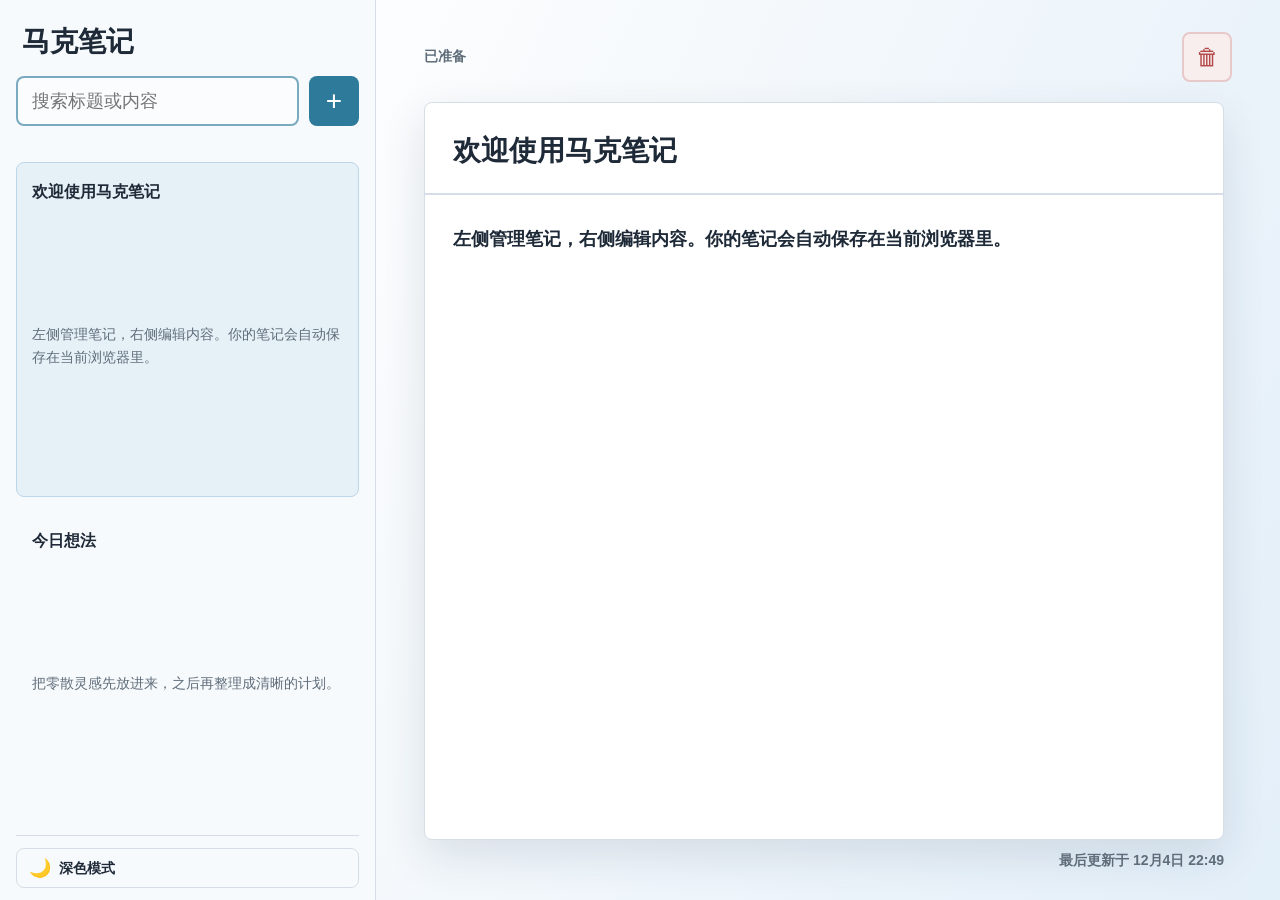
<file: index.html>
<!doctype html>
<html lang="zh-CN">
  <head>
    <meta charset="UTF-8" />
    <meta name="viewport" content="width=device-width, initial-scale=1.0" />
    <title>马克笔记</title>
    <link rel="stylesheet" href="./styles.css" />
  </head>
  <body>
    <div class="app-shell">
      <aside class="note-sidebar" aria-label="笔记侧边栏">
        <h1>马克笔记</h1>

        <div class="note-tools">
          <label class="search-box">
            <span class="sr-only">搜索标题或内容</span>
            <input id="searchInput" type="search" placeholder="搜索标题或内容" />
          </label>
          <button id="newNoteBtn" class="icon-button icon-button--add" type="button" title="新建笔记" aria-label="新建笔记">
            +
          </button>
        </div>

        <nav id="noteList" class="note-list" aria-label="笔记列表"></nav>

        <div class="theme-toggle-wrapper">
          <button id="themeToggle" class="theme-toggle" type="button" title="切换主题" aria-label="切换浅色/深色主题">
            <span class="theme-toggle__icon" aria-hidden="true">🌙</span>
            <span class="theme-toggle__label">深色模式</span>
          </button>
        </div>
      </aside>

      <main class="note-workspace">
        <header class="workspace-topbar">
          <span id="saveState" class="save-state">已准备</span>
          <button id="deleteNoteBtn" class="icon-button icon-button--danger" type="button" title="删除笔记" aria-label="删除笔记">
            🗑
          </button>
        </header>

        <article class="note-paper" aria-label="笔记内容">
          <label class="title-field">
            <span class="sr-only">笔记标题</span>
            <input id="titleInput" type="text" placeholder="未命名笔记" />
          </label>

          <label class="content-field">
            <span class="sr-only">笔记内容</span>
            <textarea id="contentInput" placeholder="开始记录..."></textarea>
          </label>
        </article>

        <p id="noteMeta" class="note-meta">暂无内容</p>
      </main>
    </div>

    <template id="noteItemTemplate">
      <button class="note-card" type="button">
        <strong class="note-card__title"></strong>
        <span class="note-card__preview"></span>
      </button>
    </template>

    <script src="./app.js"></script>
  </body>
</html>
</file>
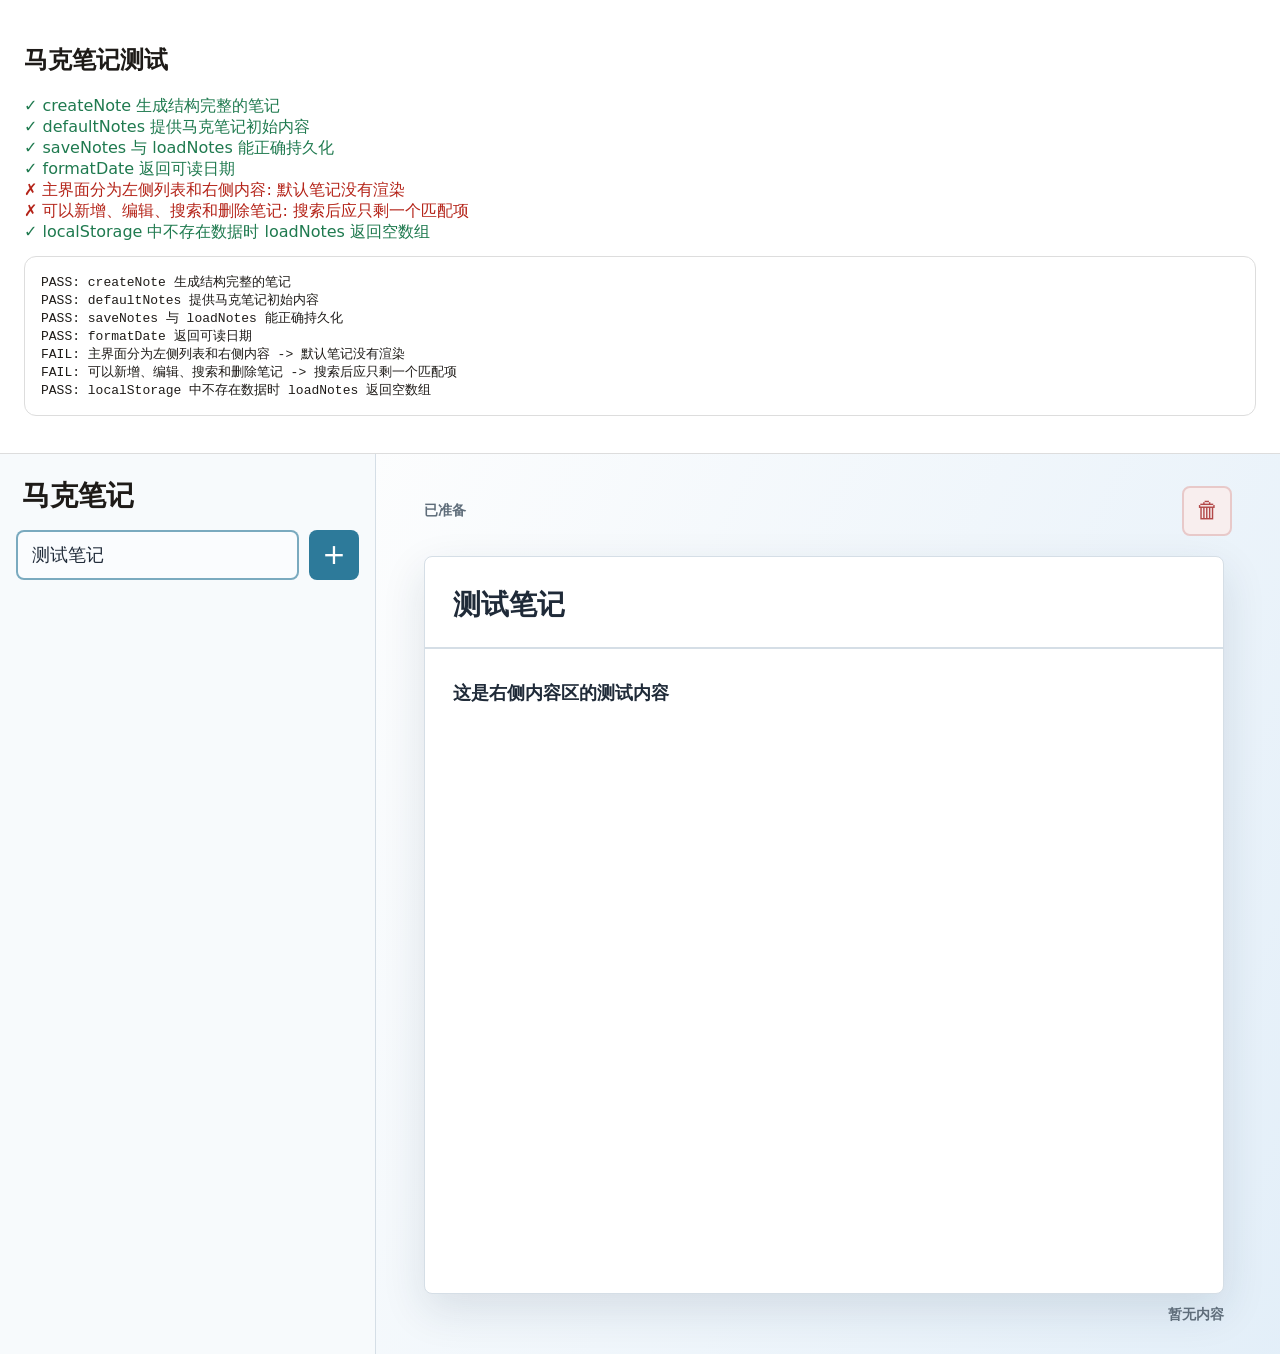
<file: tests.html>
<!doctype html>
<html lang="zh-CN">
  <head>
    <meta charset="UTF-8" />
    <meta name="viewport" content="width=device-width, initial-scale=1.0" />
    <title>清晰笔记 - 测试</title>
    <link rel="stylesheet" href="./styles.css" />
    <style>
      body {
        font-family: system-ui, sans-serif;
        margin: 0;
        background: #faf7f1;
        color: #1e1b18;
      }
      .test-panel {
        padding: 24px;
        border-bottom: 1px solid #ddd;
        background: #ffffff;
      }
      .pass {
        color: #1f7a4f;
      }
      .fail {
        color: #b42318;
      }
      pre {
        background: white;
        padding: 16px;
        border-radius: 12px;
        border: 1px solid #ddd;
        white-space: pre-wrap;
      }
    </style>
  </head>
  <body>
    <section class="test-panel">
      <h1>马克笔记测试</h1>
      <div id="results"></div>
    </section>

    <script>
      localStorage.removeItem("clear-notes-app-v1");
    </script>

    <div class="app-shell">
      <aside class="note-sidebar" aria-label="笔记侧边栏">
        <h1>马克笔记</h1>

        <div class="note-tools">
          <label class="search-box">
            <span class="sr-only">搜索标题或内容</span>
            <input id="searchInput" type="search" placeholder="搜索标题或内容" />
          </label>
          <button id="newNoteBtn" class="icon-button icon-button--add" type="button" title="新建笔记" aria-label="新建笔记">
            +
          </button>
        </div>

        <nav id="noteList" class="note-list" aria-label="笔记列表"></nav>
      </aside>

      <main class="note-workspace">
        <header class="workspace-topbar">
          <span id="saveState" class="save-state">已准备</span>
          <button id="deleteNoteBtn" class="icon-button icon-button--danger" type="button" title="删除笔记" aria-label="删除笔记">
            🗑
          </button>
        </header>

        <article class="note-paper" aria-label="笔记内容">
          <label class="title-field">
            <span class="sr-only">笔记标题</span>
            <input id="titleInput" type="text" placeholder="未命名笔记" />
          </label>

          <label class="content-field">
            <span class="sr-only">笔记内容</span>
            <textarea id="contentInput" placeholder="开始记录..."></textarea>
          </label>
        </article>

        <p id="noteMeta" class="note-meta">暂无内容</p>
      </main>
    </div>

    <template id="noteItemTemplate">
      <button class="note-card" type="button">
        <strong class="note-card__title"></strong>
        <span class="note-card__preview"></span>
      </button>
    </template>

    <script src="./app.js"></script>
    <script src="./tests.js"></script>
  </body>
</html>
</file>
<file: styles.css>
﻿:root {
  color-scheme: light;
  --page: #f5f8fa;
  --sidebar: #f7fafc;
  --paper: #ffffff;
  --text: #1f2a38;
  --muted: #5f6d7a;
  --line: #d5dee6;
  --blue: #2d7a9a;
  --blue-soft: #e6f0f7;
  --danger: #b34848;
  --danger-soft: #f8eeee;
  --shadow: 0 16px 44px rgba(25, 50, 70, 0.12);
  font-family: "Microsoft YaHei", "PingFang SC", "Noto Sans SC", sans-serif;
}

[data-theme="dark"] {
  color-scheme: dark;
  --page: #121a22;
  --sidebar: #162029;
  --paper: #1e2a36;
  --text: #e1e8ef;
  --muted: #8895a5;
  --line: #2a3848;
  --blue: #4a9fc7;
  --blue-soft: #1a2a38;
  --danger: #cf7777;
  --danger-soft: #2d1e1e;
  --shadow: 0 16px 44px rgba(0, 0, 0, 0.5);
}

* {
  box-sizing: border-box;
}

html,
body {
  margin: 0;
  min-height: 100%;
  background: var(--page);
  color: var(--text);
}

button,
input,
textarea {
  font: inherit;
}

.app-shell {
  display: grid;
  grid-template-columns: 376px minmax(0, 1fr);
  min-height: 100vh;
}

.note-sidebar {
  min-width: 0;
  padding: 28px 16px 12px;
  background: var(--sidebar);
  border-right: 1px solid var(--line);
  display: flex;
  flex-direction: column;
  gap: 0;
}

.note-sidebar h1 {
  margin: 0 0 20px 6px;
  font-size: 28px;
  line-height: 1;
}

.note-tools {
  display: grid;
  grid-template-columns: minmax(0, 1fr) 50px;
  gap: 10px;
  margin-bottom: 36px;
}

.search-box input {
  width: 100%;
  height: 50px;
  padding: 0 14px;
  border: 2px solid rgba(45, 122, 154, 0.62);
  border-radius: 8px;
  background: #fafcfe;
  color: var(--text);
  font-size: 18px;
  outline: none;
}

.search-box input:focus {
  border-color: var(--blue);
  box-shadow: 0 0 0 3px rgba(45, 122, 154, 0.16);
}

.icon-button {
  display: inline-grid;
  width: 50px;
  height: 50px;
  place-items: center;
  border: 0;
  border-radius: 8px;
  cursor: pointer;
  font-size: 28px;
  line-height: 1;
}

.icon-button--add {
  background: var(--blue);
  color: #ffffff;
}

.icon-button--danger {
  border: 2px solid #e8c9c9;
  background: var(--danger-soft);
  color: var(--danger);
  font-size: 23px;
}

.note-list {
  display: grid;
  gap: 14px;
  flex: 1;
  overflow-y: auto;
}

.note-card {
  width: 100%;
  display: grid;
  gap: 10px;
  padding: 18px 15px;
  border: 1px solid transparent;
  border-radius: 8px;
  background: transparent;
  color: inherit;
  text-align: left;
  cursor: pointer;
}

.note-card.is-active {
  border-color: #bdd6e8;
  background: var(--blue-soft);
}

.note-card__title {
  font-size: 16px;
  line-height: 1.4;
}

.note-card__preview {
  color: var(--muted);
  font-size: 14px;
  line-height: 1.65;
  display: -webkit-box;
  -webkit-box-orient: vertical;
  -webkit-line-clamp: 2;
  overflow: hidden;
}

.note-workspace {
  min-width: 0;
  padding: 32px 48px 28px;
  background: var(--page);
  background-image:
    linear-gradient(115deg, rgba(255, 255, 255, 0.7), rgba(220, 235, 248, 0.72));
}

[data-theme="dark"] .note-workspace {
  background-image:
    linear-gradient(115deg, rgba(30, 42, 54, 0.85), rgba(18, 26, 34, 0.92));
}

.workspace-topbar {
  display: flex;
  align-items: center;
  justify-content: space-between;
  margin-bottom: 20px;
}

.save-state,
.note-meta {
  color: var(--muted);
  font-size: 14px;
  font-weight: 600;
}

.note-paper {
  overflow: hidden;
  max-width: 800px;
  min-height: calc(100vh - 166px);
  border: 1px solid var(--line);
  border-radius: 8px;
  background: var(--paper);
  box-shadow: var(--shadow);
}

.title-field,
.content-field {
  display: block;
}

.title-field input,
.content-field textarea {
  width: 100%;
  border: 0;
  background: transparent;
  color: var(--text);
  outline: none;
}

.title-field input {
  min-height: 92px;
  padding: 24px 28px 18px;
  border-bottom: 2px solid var(--line);
  font-size: 28px;
  font-weight: 800;
}

.content-field textarea {
  min-height: calc(100vh - 260px);
  padding: 28px;
  resize: none;
  font-size: 18px;
  font-weight: 600;
  line-height: 1.8;
}

.note-meta {
  max-width: 800px;
  margin: 12px 0 0;
  text-align: right;
}

.sr-only {
  position: absolute;
  width: 1px;
  height: 1px;
  padding: 0;
  margin: -1px;
  overflow: hidden;
  clip: rect(0, 0, 0, 0);
  white-space: nowrap;
  border: 0;
}

@media (max-width: 820px) {
  .app-shell {
    grid-template-columns: 1fr;
  }

  .note-sidebar {
    border-right: 0;
    border-bottom: 1px solid var(--line);
  }

  .note-workspace {
    padding: 22px 16px 28px;
  }

  .note-paper {
    min-height: 480px;
  }

  .content-field textarea {
    min-height: 340px;
  }
}

.theme-toggle-wrapper {
  margin-top: 12px;
  padding-top: 12px;
  border-top: 1px solid var(--line);
}

.theme-toggle {
  display: flex;
  align-items: center;
  gap: 8px;
  width: 100%;
  padding: 10px 12px;
  border: 1px solid var(--line);
  border-radius: 8px;
  background: transparent;
  color: var(--text);
  cursor: pointer;
  font-size: 14px;
  line-height: 1;
  transition: background 0.2s;
}

.theme-toggle:hover {
  background: var(--blue-soft);
  border-color: var(--blue);
}

.theme-toggle__icon {
  font-size: 18px;
  line-height: 1;
}

.theme-toggle__label {
  font-weight: 600;
}

@media (max-width: 820px) {
  .theme-toggle-wrapper {
    margin-bottom: 4px;
  }
}
 
 [data-theme="dark"] .search-box input {
   background: var(--paper);
   border-color: var(--line);
 }
 
 [data-theme="dark"] .search-box input:focus {
   box-shadow: 0 0 0 3px rgba(74, 159, 199, 0.25);
 }
 
 [data-theme="dark"] .icon-button--danger {
   border-color: #4a3030;
   background: var(--danger-soft);
 }
 
 [data-theme="dark"] .note-card.is-active {
   border-color: #2e4a5e;
 }
</file>
